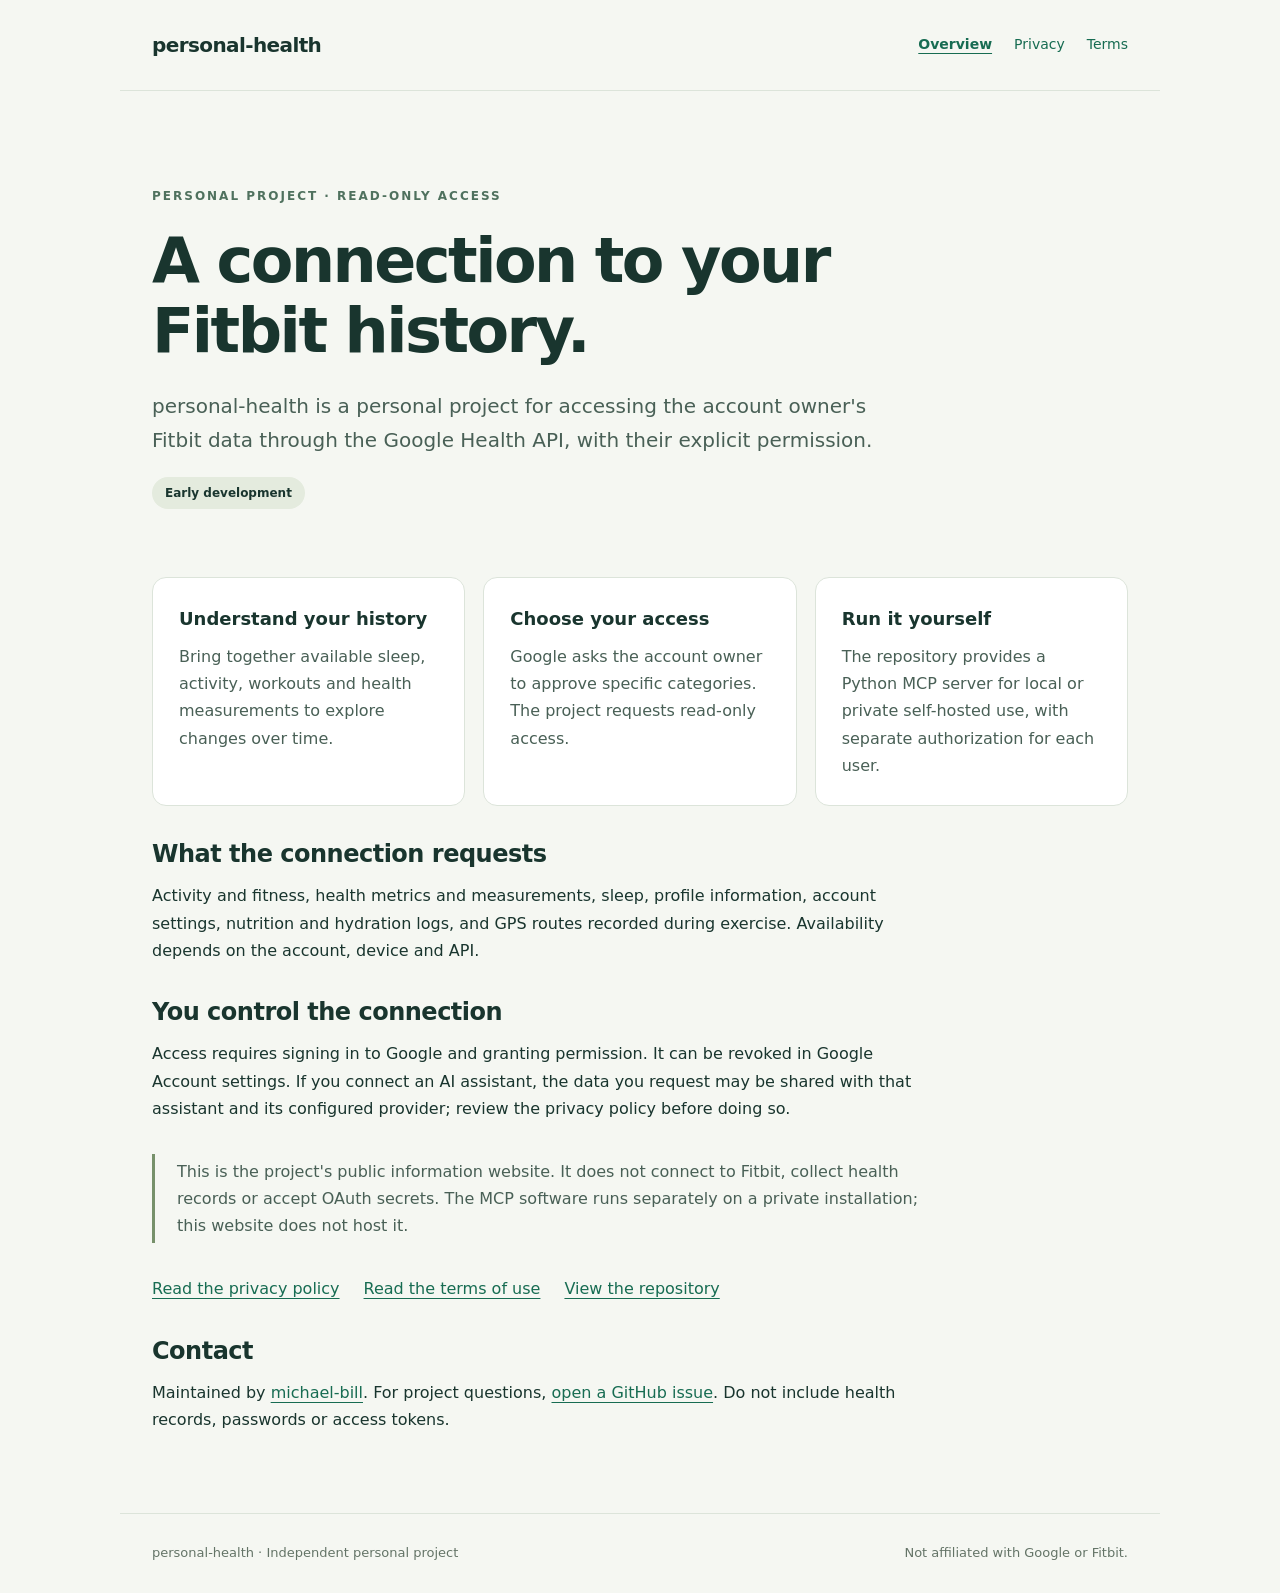
<file: docs/index.html>
<!doctype html>
<html lang="en">
<head>
  <meta charset="utf-8"><meta name="viewport" content="width=device-width, initial-scale=1">
  <meta name="description" content="personal-health is a personal project for read-only access to Fitbit history through the Google Health API.">
  <title>personal-health · Personal Fitbit data access</title>
  <link rel="stylesheet" href="styles.css">
</head>
<body>
  <header><a class="brand" href="./">personal-health</a><nav aria-label="Main navigation"><a href="./" aria-current="page">Overview</a><a href="privacy.html">Privacy</a><a href="terms.html">Terms</a></nav></header>
  <main>
    <section class="hero"><span class="eyebrow">Personal project · Read-only access</span><h1>A connection to your<br>Fitbit history.</h1><p class="lead">personal-health is a personal project for accessing the account owner's Fitbit data through the Google Health API, with their explicit permission.</p><span class="tag">Early development</span></section>
    <section aria-label="Project purpose" class="grid">
      <article class="card"><h3>Understand your history</h3><p>Bring together available sleep, activity, workouts and health measurements to explore changes over time.</p></article>
      <article class="card"><h3>Choose your access</h3><p>Google asks the account owner to approve specific categories. The project requests read-only access.</p></article>
      <article class="card"><h3>Run it yourself</h3><p>The repository provides a Python MCP server for local or private self-hosted use, with separate authorization for each user.</p></article>
    </section>
    <section class="prose"><h2>What the connection requests</h2><p>Activity and fitness, health metrics and measurements, sleep, profile information, account settings, nutrition and hydration logs, and GPS routes recorded during exercise. Availability depends on the account, device and API.</p><h2>You control the connection</h2><p>Access requires signing in to Google and granting permission. It can be revoked in Google Account settings. If you connect an AI assistant, the data you request may be shared with that assistant and its configured provider; review the privacy policy before doing so.</p><div class="note">This is the project's public information website. It does not connect to Fitbit, collect health records or accept OAuth secrets. The MCP software runs separately on a private installation; this website does not host it.</div><div class="links"><a href="privacy.html">Read the privacy policy</a><a href="terms.html">Read the terms of use</a><a href="https://github.com/michael-bill/google-health-mcp">View the repository</a></div><h2>Contact</h2><p>Maintained by <a href="https://github.com/michael-bill">michael-bill</a>. For project questions, <a href="https://github.com/michael-bill/google-health-mcp/issues">open a GitHub issue</a>. Do not include health records, passwords or access tokens.</p></section>
  </main>
  <footer><p>personal-health · Independent personal project</p><p>Not affiliated with Google or Fitbit.</p></footer>
</body>
</html>
</file>
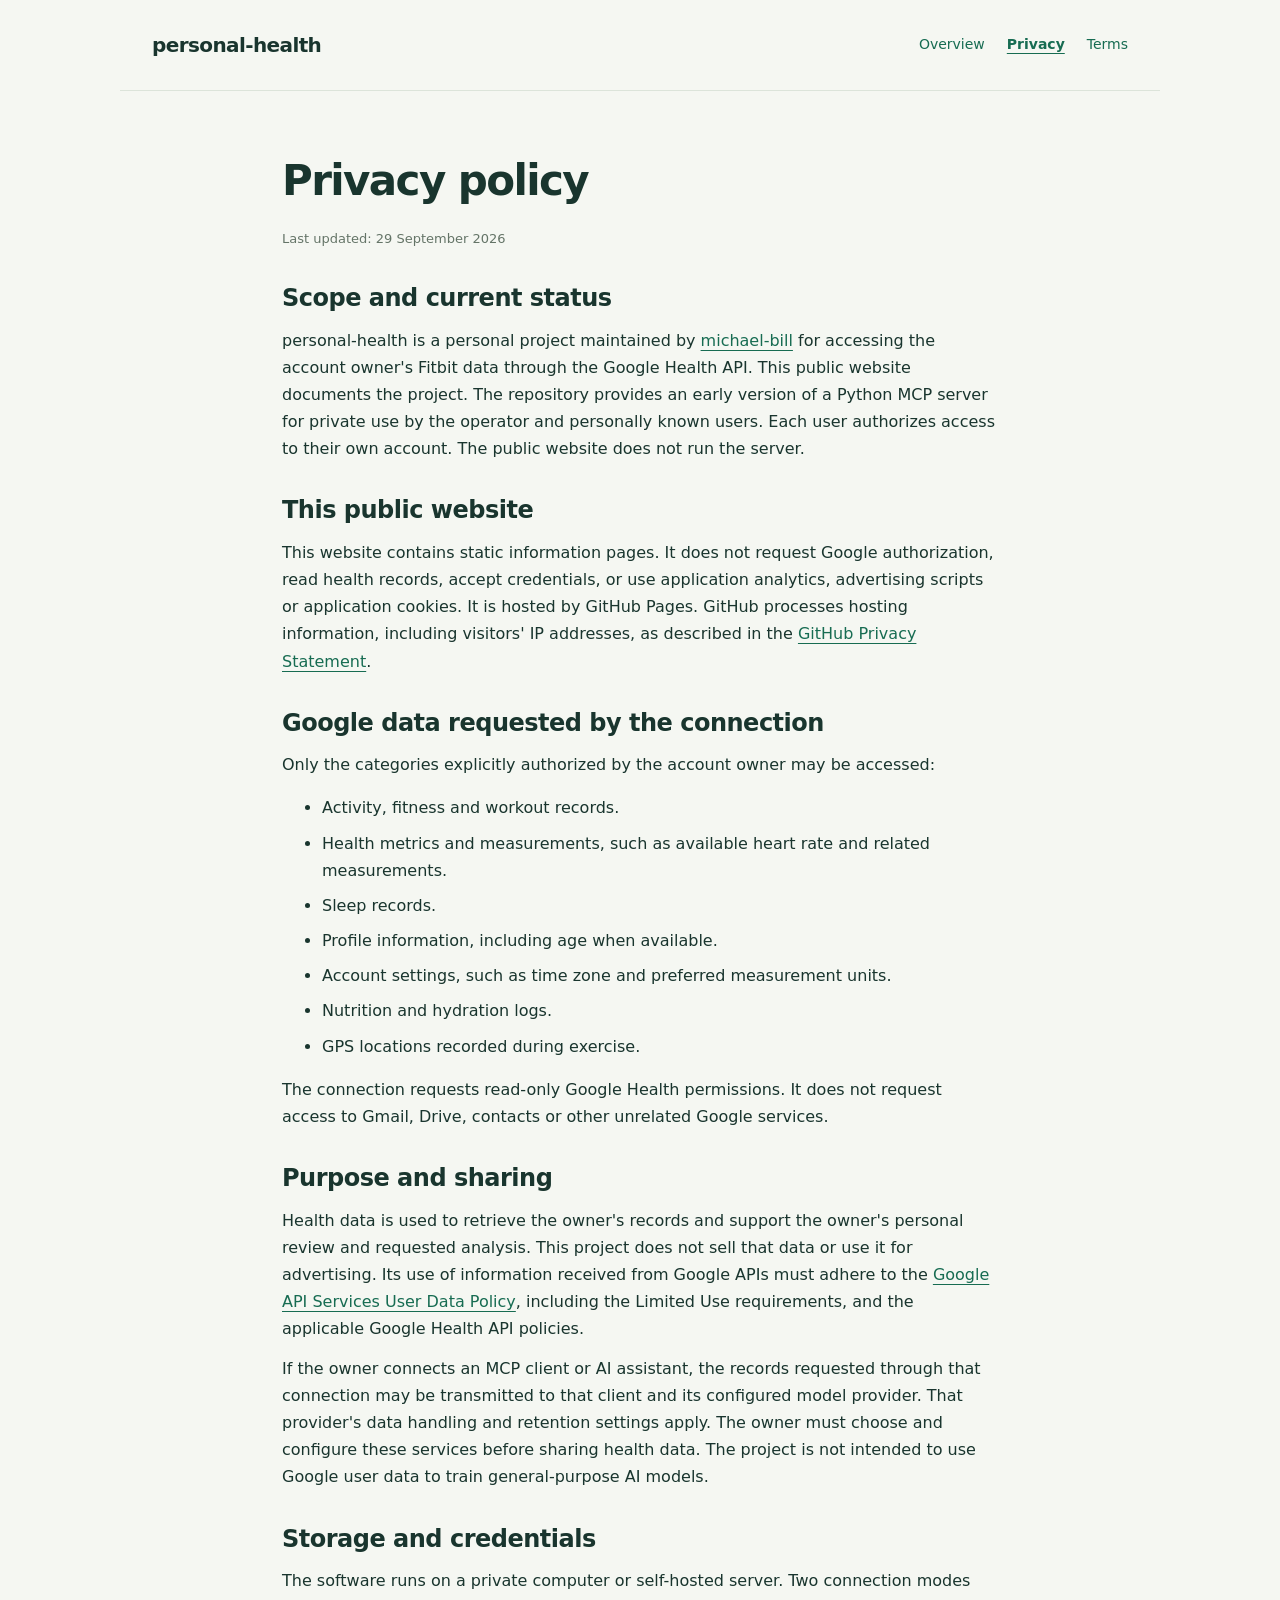
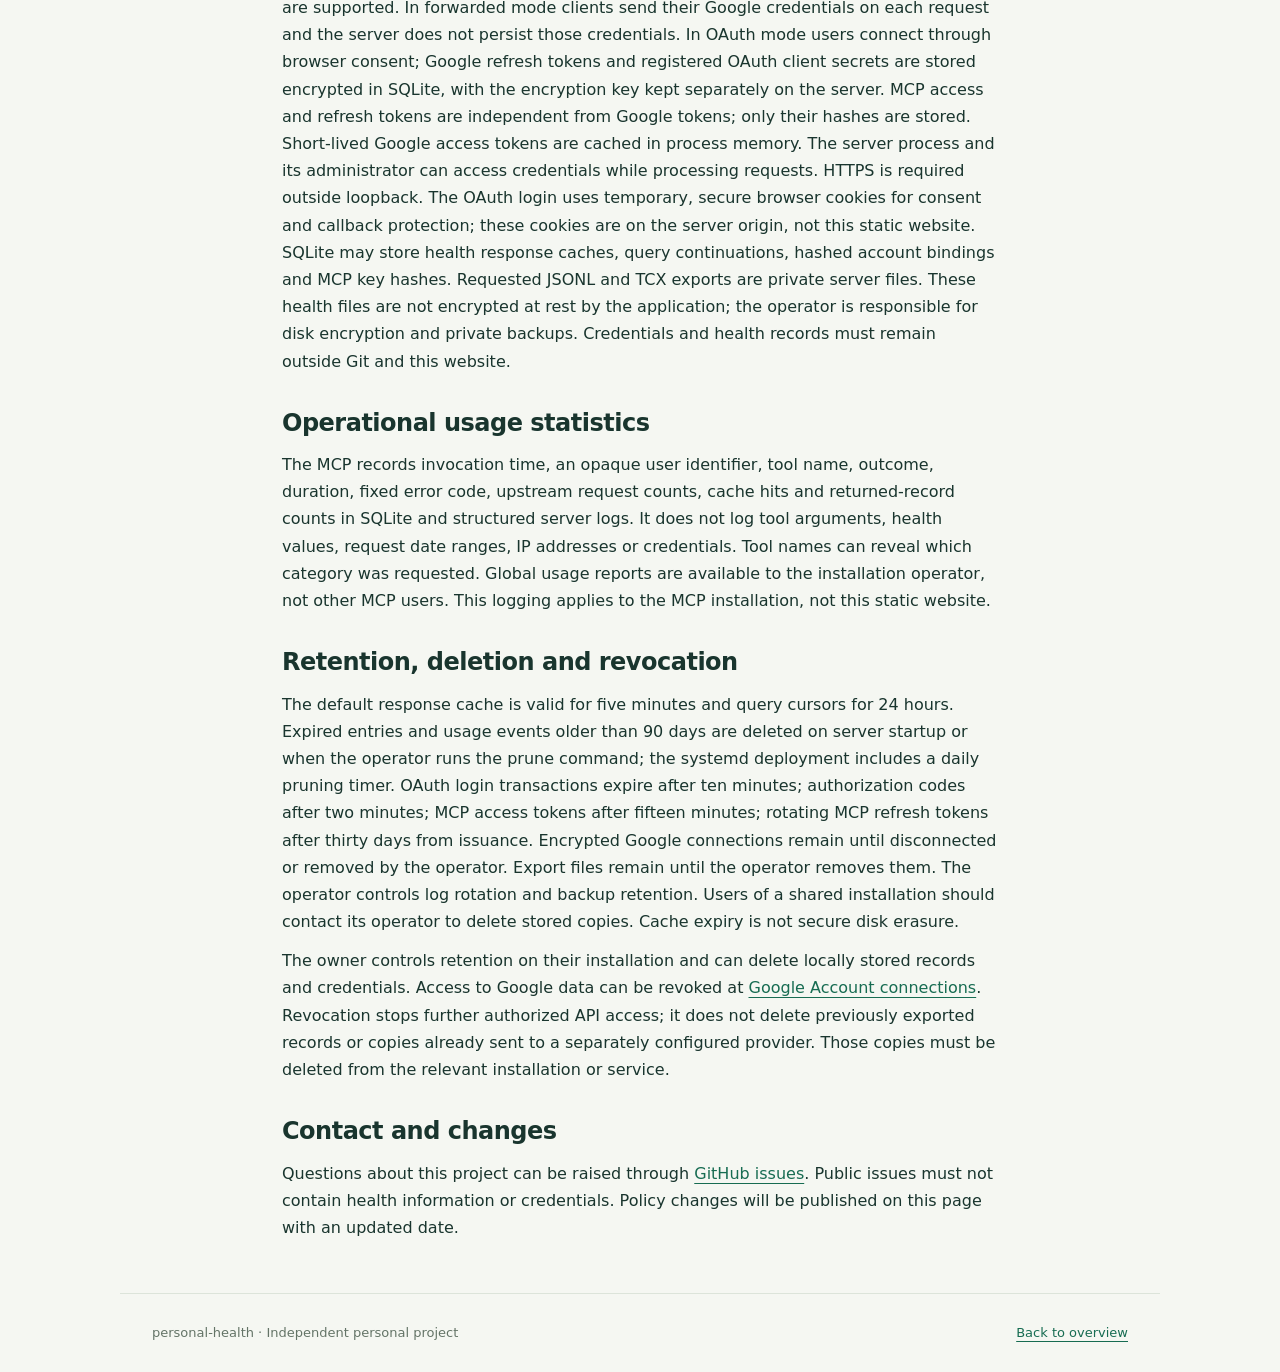
<file: docs/privacy.html>
<!doctype html>
<html lang="en">
<head><meta charset="utf-8"><meta name="viewport" content="width=device-width, initial-scale=1"><meta name="description" content="Privacy policy for personal-health, a personal Fitbit data access project."><title>Privacy policy · personal-health</title><link rel="stylesheet" href="styles.css"></head>
<body>
  <header><a class="brand" href="./">personal-health</a><nav aria-label="Main navigation"><a href="./">Overview</a><a href="privacy.html" aria-current="page">Privacy</a><a href="terms.html">Terms</a></nav></header>
  <main class="prose"><h1>Privacy policy</h1><p class="updated">Last updated: 29 September 2026</p>
    <h2>Scope and current status</h2><p>personal-health is a personal project maintained by <a href="https://github.com/michael-bill">michael-bill</a> for accessing the account owner's Fitbit data through the Google Health API. This public website documents the project. The repository provides an early version of a Python MCP server for private use by the operator and personally known users. Each user authorizes access to their own account. The public website does not run the server.</p>
    <h2>This public website</h2><p>This website contains static information pages. It does not request Google authorization, read health records, accept credentials, or use application analytics, advertising scripts or application cookies. It is hosted by GitHub Pages. GitHub processes hosting information, including visitors' IP addresses, as described in the <a href="https://docs.github.com/en/site-policy/privacy-policies/github-general-privacy-statement">GitHub Privacy Statement</a>.</p>
    <h2>Google data requested by the connection</h2><p>Only the categories explicitly authorized by the account owner may be accessed:</p><ul><li>Activity, fitness and workout records.</li><li>Health metrics and measurements, such as available heart rate and related measurements.</li><li>Sleep records.</li><li>Profile information, including age when available.</li><li>Account settings, such as time zone and preferred measurement units.</li><li>Nutrition and hydration logs.</li><li>GPS locations recorded during exercise.</li></ul><p>The connection requests read-only Google Health permissions. It does not request access to Gmail, Drive, contacts or other unrelated Google services.</p>
    <h2>Purpose and sharing</h2><p>Health data is used to retrieve the owner's records and support the owner's personal review and requested analysis. This project does not sell that data or use it for advertising. Its use of information received from Google APIs must adhere to the <a href="https://developers.google.com/terms/api-services-user-data-policy">Google API Services User Data Policy</a>, including the Limited Use requirements, and the applicable Google Health API policies.</p><p>If the owner connects an MCP client or AI assistant, the records requested through that connection may be transmitted to that client and its configured model provider. That provider's data handling and retention settings apply. The owner must choose and configure these services before sharing health data. The project is not intended to use Google user data to train general-purpose AI models.</p>
    <h2>Storage and credentials</h2><p>The software runs on a private computer or self-hosted server. Two connection modes are supported. In forwarded mode clients send their Google credentials on each request and the server does not persist those credentials. In OAuth mode users connect through browser consent; Google refresh tokens and registered OAuth client secrets are stored encrypted in SQLite, with the encryption key kept separately on the server. MCP access and refresh tokens are independent from Google tokens; only their hashes are stored. Short-lived Google access tokens are cached in process memory. The server process and its administrator can access credentials while processing requests. HTTPS is required outside loopback. The OAuth login uses temporary, secure browser cookies for consent and callback protection; these cookies are on the server origin, not this static website. SQLite may store health response caches, query continuations, hashed account bindings and MCP key hashes. Requested JSONL and TCX exports are private server files. These health files are not encrypted at rest by the application; the operator is responsible for disk encryption and private backups. Credentials and health records must remain outside Git and this website.</p>
    <h2>Operational usage statistics</h2><p>The MCP records invocation time, an opaque user identifier, tool name, outcome, duration, fixed error code, upstream request counts, cache hits and returned-record counts in SQLite and structured server logs. It does not log tool arguments, health values, request date ranges, IP addresses or credentials. Tool names can reveal which category was requested. Global usage reports are available to the installation operator, not other MCP users. This logging applies to the MCP installation, not this static website.</p><h2>Retention, deletion and revocation</h2><p>The default response cache is valid for five minutes and query cursors for 24 hours. Expired entries and usage events older than 90 days are deleted on server startup or when the operator runs the prune command; the systemd deployment includes a daily pruning timer. OAuth login transactions expire after ten minutes; authorization codes after two minutes; MCP access tokens after fifteen minutes; rotating MCP refresh tokens after thirty days from issuance. Encrypted Google connections remain until disconnected or removed by the operator. Export files remain until the operator removes them. The operator controls log rotation and backup retention. Users of a shared installation should contact its operator to delete stored copies. Cache expiry is not secure disk erasure.</p><p>The owner controls retention on their installation and can delete locally stored records and credentials. Access to Google data can be revoked at <a href="https://myaccount.google.com/connections">Google Account connections</a>. Revocation stops further authorized API access; it does not delete previously exported records or copies already sent to a separately configured provider. Those copies must be deleted from the relevant installation or service.</p>
    <h2>Contact and changes</h2><p>Questions about this project can be raised through <a href="https://github.com/michael-bill/google-health-mcp/issues">GitHub issues</a>. Public issues must not contain health information or credentials. Policy changes will be published on this page with an updated date.</p>
  </main><footer><p>personal-health · Independent personal project</p><a href="./">Back to overview</a></footer>
</body></html>
</file>
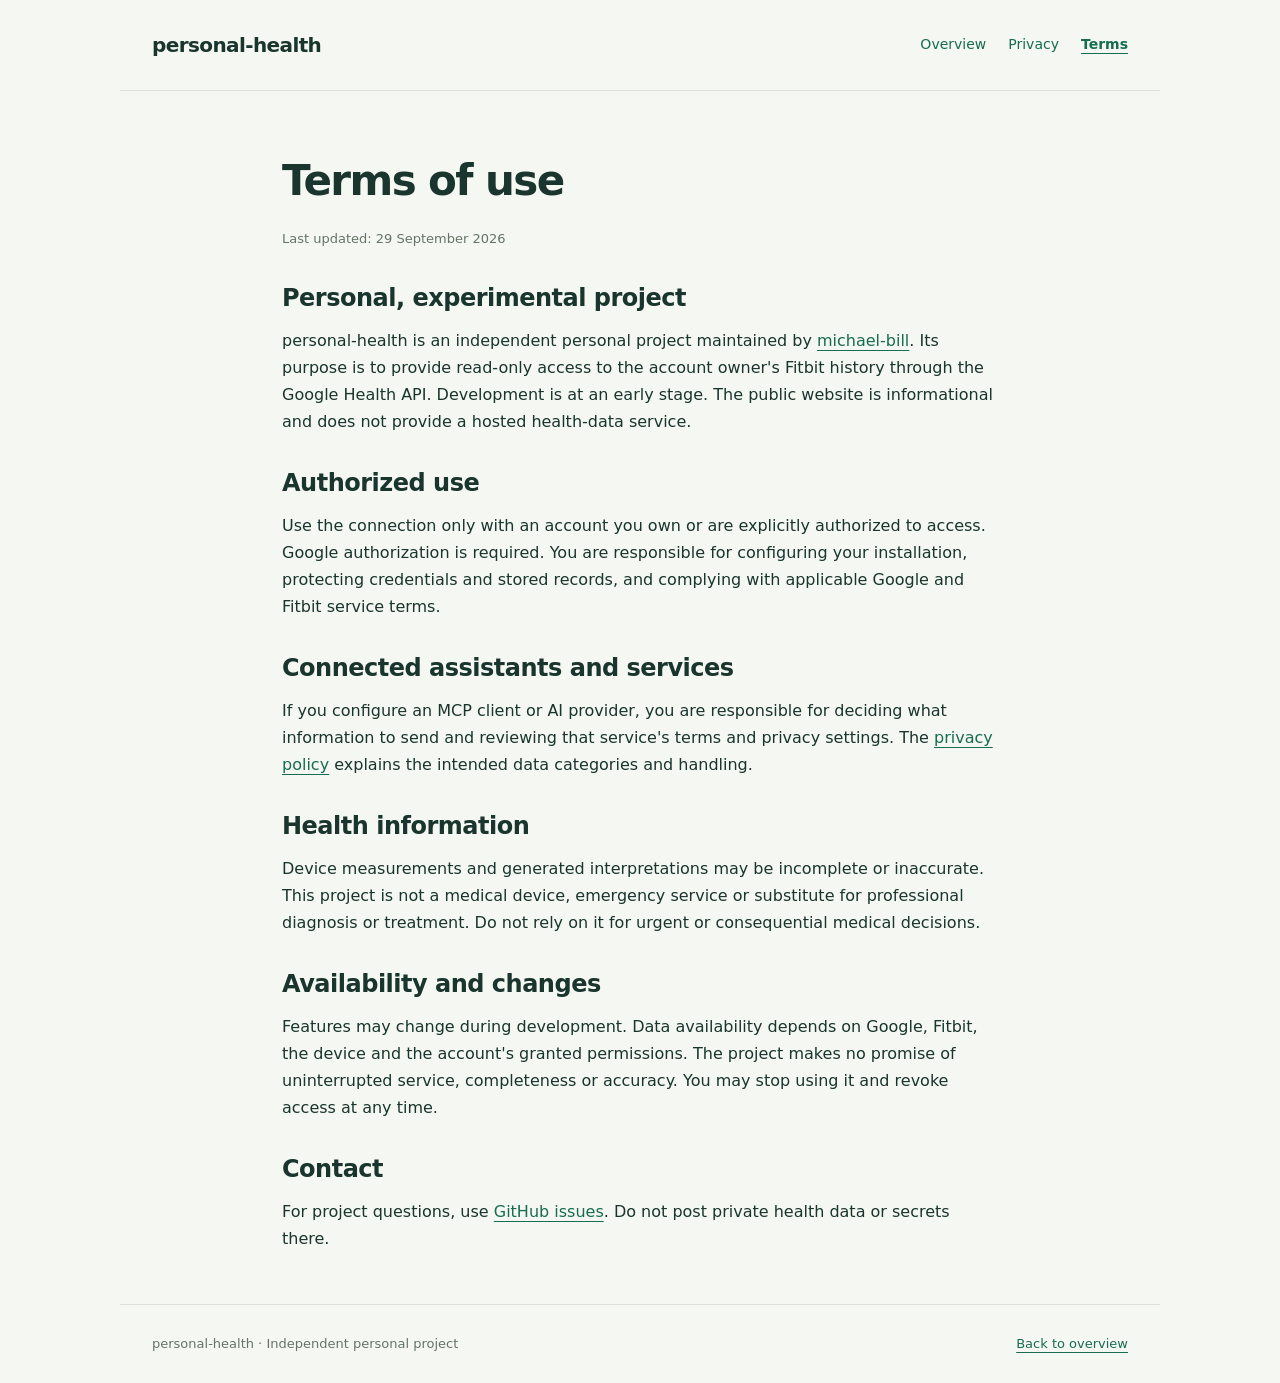
<file: docs/terms.html>
<!doctype html>
<html lang="en">
<head><meta charset="utf-8"><meta name="viewport" content="width=device-width, initial-scale=1"><meta name="description" content="Terms of use for the personal-health project."><title>Terms of use · personal-health</title><link rel="stylesheet" href="styles.css"></head>
<body>
  <header><a class="brand" href="./">personal-health</a><nav aria-label="Main navigation"><a href="./">Overview</a><a href="privacy.html">Privacy</a><a href="terms.html" aria-current="page">Terms</a></nav></header>
  <main class="prose"><h1>Terms of use</h1><p class="updated">Last updated: 29 September 2026</p>
    <h2>Personal, experimental project</h2><p>personal-health is an independent personal project maintained by <a href="https://github.com/michael-bill">michael-bill</a>. Its purpose is to provide read-only access to the account owner's Fitbit history through the Google Health API. Development is at an early stage. The public website is informational and does not provide a hosted health-data service.</p>
    <h2>Authorized use</h2><p>Use the connection only with an account you own or are explicitly authorized to access. Google authorization is required. You are responsible for configuring your installation, protecting credentials and stored records, and complying with applicable Google and Fitbit service terms.</p>
    <h2>Connected assistants and services</h2><p>If you configure an MCP client or AI provider, you are responsible for deciding what information to send and reviewing that service's terms and privacy settings. The <a href="privacy.html">privacy policy</a> explains the intended data categories and handling.</p>
    <h2>Health information</h2><p>Device measurements and generated interpretations may be incomplete or inaccurate. This project is not a medical device, emergency service or substitute for professional diagnosis or treatment. Do not rely on it for urgent or consequential medical decisions.</p>
    <h2>Availability and changes</h2><p>Features may change during development. Data availability depends on Google, Fitbit, the device and the account's granted permissions. The project makes no promise of uninterrupted service, completeness or accuracy. You may stop using it and revoke access at any time.</p>
    <h2>Contact</h2><p>For project questions, use <a href="https://github.com/michael-bill/google-health-mcp/issues">GitHub issues</a>. Do not post private health data or secrets there.</p>
  </main><footer><p>personal-health · Independent personal project</p><a href="./">Back to overview</a></footer>
</body></html>
</file>
<file: docs/styles.css>
:root{font-family:Inter,ui-sans-serif,system-ui,-apple-system,BlinkMacSystemFont,"Segoe UI",sans-serif;color:#19352e;background:#f5f7f2;font-synthesis:none;line-height:1.7}*{box-sizing:border-box}body{margin:0}a{color:#176c52;text-underline-offset:4px}a:hover{color:#0d4333}header,main,footer{max-width:1040px;margin:auto;padding:28px 32px}header{display:flex;align-items:center;justify-content:space-between;gap:20px;border-bottom:1px solid #dce4da}.brand{font-size:20px;font-weight:750;letter-spacing:-.6px;text-decoration:none;color:#19352e}nav{display:flex;flex-wrap:wrap;gap:22px;font-size:14px}nav a{text-decoration:none}nav a[aria-current=page]{font-weight:700;text-decoration:underline}.hero{padding:62px 0 38px;max-width:800px}.eyebrow{text-transform:uppercase;letter-spacing:2px;font-size:12px;font-weight:700;color:#4f715e}h1{font-size:clamp(36px,6vw,62px);line-height:1.12;letter-spacing:-2.5px;margin:18px 0 24px;font-weight:650}h2{font-size:24px;line-height:1.35;letter-spacing:-.5px;margin:32px 0 12px}h3{font-size:18px;margin:0 0 8px}.lead{font-size:20px;max-width:760px;color:#496056}.tag{display:inline-block;padding:6px 13px;background:#e4ebde;border-radius:99px;font-size:12px;font-weight:650}.grid{display:grid;grid-template-columns:repeat(3,1fr);gap:18px;margin:30px 0}.card{padding:26px;background:#fff;border:1px solid #dce4da;border-radius:14px}.card p{margin:0;color:#496056}.note{border-left:3px solid #77916b;padding:4px 0 4px 22px;margin:32px 0;color:#496056}.links{display:flex;gap:24px;flex-wrap:wrap;margin:24px 0}.prose{max-width:780px;padding-bottom:40px}.prose h1{font-size:42px;letter-spacing:-1.6px;margin-top:38px}.prose li{margin:8px 0}.prose p{margin:12px 0}.updated{font-size:13px;color:#647467}footer{border-top:1px solid #dce4da;display:flex;flex-wrap:wrap;justify-content:space-between;gap:12px;color:#647467;font-size:13px}footer p{margin:0}code{font-size:.92em;overflow-wrap:anywhere}@media(max-width:680px){header,main,footer{padding:22px}header{align-items:flex-start;flex-direction:column}.hero{padding-top:34px}.grid{grid-template-columns:1fr}h1{letter-spacing:-1.5px}.prose h1{font-size:34px}nav{gap:18px}}
</file>
